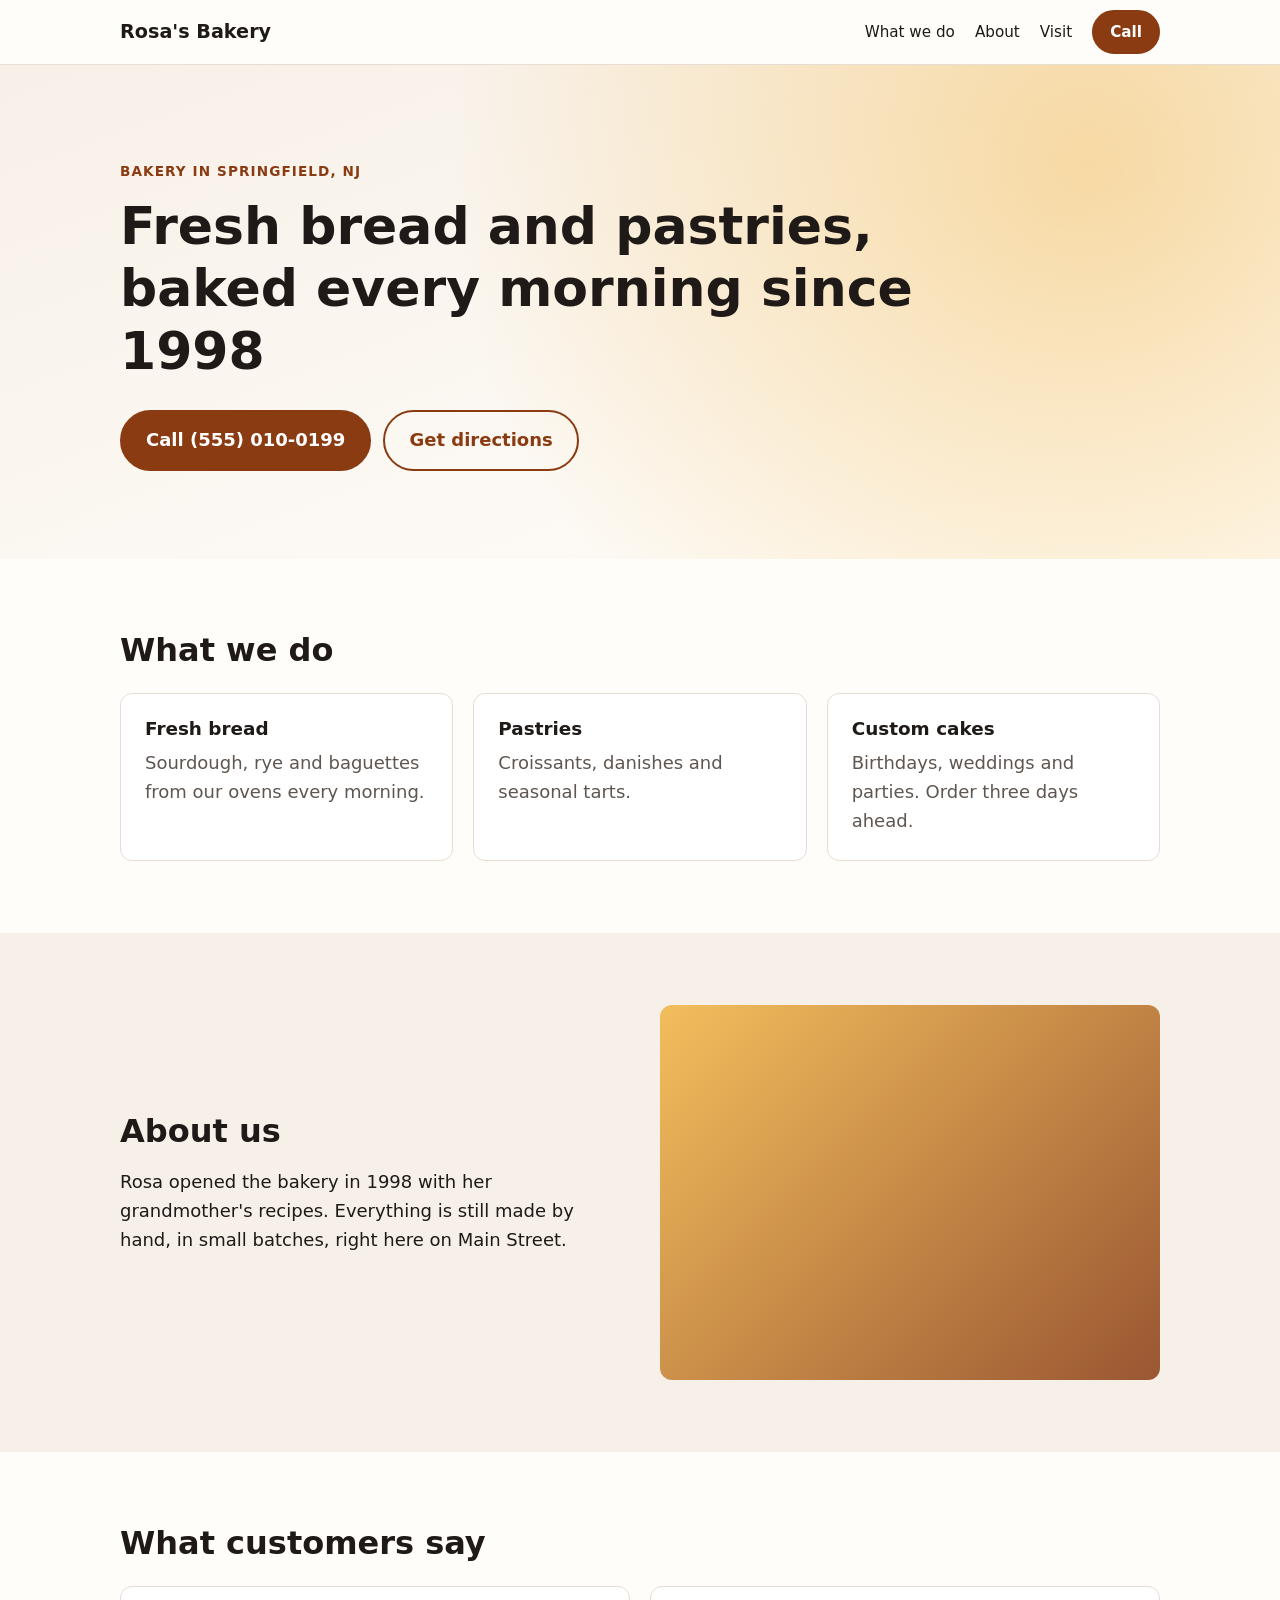
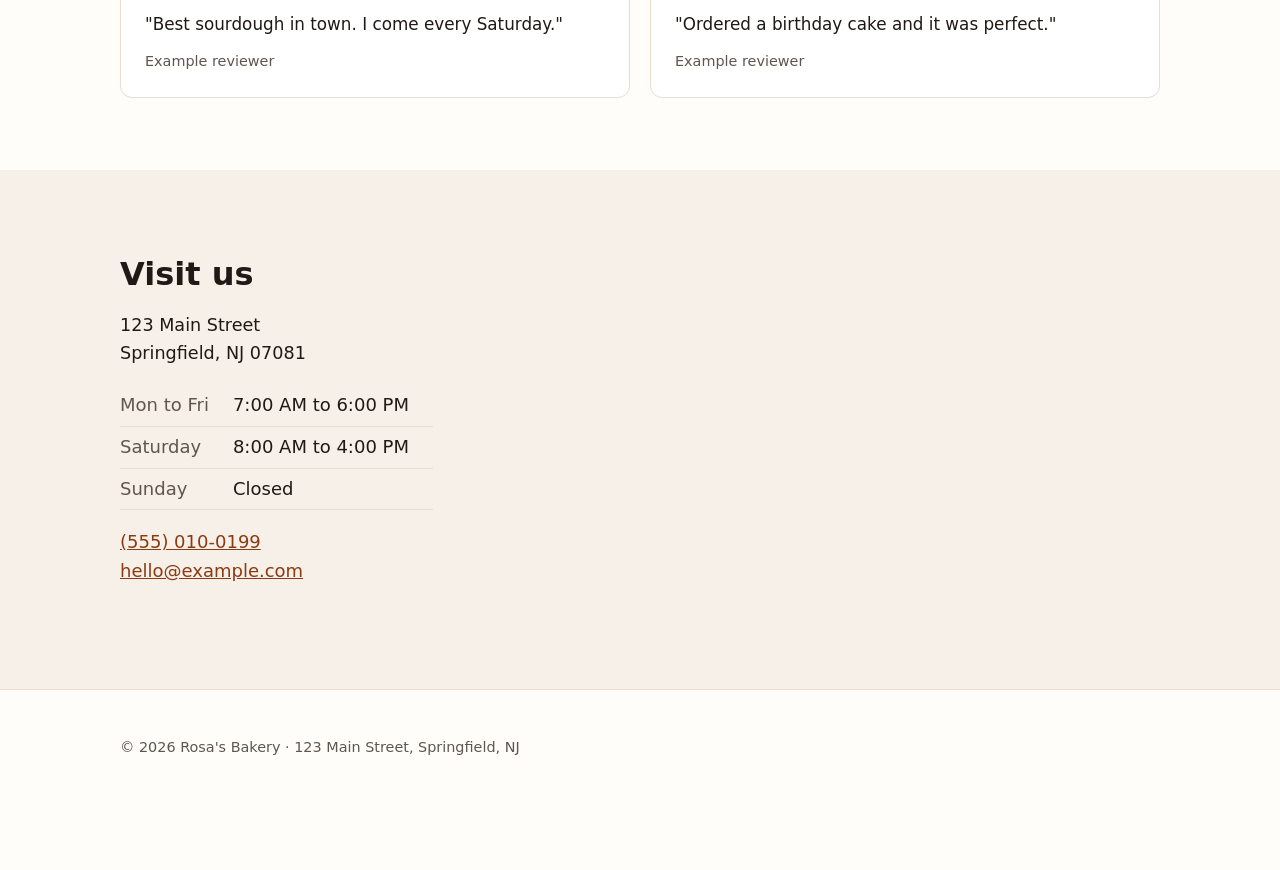
<file: index.html>
<!doctype html>
<html lang="en">
<head>
  <meta charset="utf-8">
  <meta name="viewport" content="width=device-width, initial-scale=1">
  <title>Rosa's Bakery | Fresh bread and pastries in Springfield, NJ</title>
  <meta name="description" content="Fresh bread, pastries and custom cakes baked every morning on Main Street in Springfield, NJ. Call (555) 010-0199.">
  <link rel="icon" href="assets/img/favicon.svg" type="image/svg+xml">
  <link rel="stylesheet" href="assets/css/site.css">
  <!-- Facts for Google search results. Keep in sync with business.json. -->
  <script type="application/ld+json">
  {
    "@context": "https://schema.org",
    "@type": "Bakery",
    "name": "Rosa's Bakery",
    "telephone": "+1-555-010-0199",
    "email": "hello@example.com",
    "address": {
      "@type": "PostalAddress",
      "streetAddress": "123 Main Street",
      "addressLocality": "Springfield",
      "addressRegion": "NJ",
      "postalCode": "07081",
      "addressCountry": "US"
    },
    "openingHours": ["Mo-Fr 07:00-18:00", "Sa 08:00-16:00"]
  }
  </script>
</head>
<body>
  <header class="site-header">
    <div class="wrap header-row">
      <a class="logo" href="#top">Rosa's Bakery</a>
      <nav class="nav">
        <a href="#services">What we do</a>
        <a href="#about">About</a>
        <a href="#visit">Visit</a>
        <a class="btn btn-small" href="tel:+15550100199">Call</a>
      </nav>
    </div>
  </header>

  <main id="top">
    <section class="hero">
      <div class="wrap">
        <p class="eyebrow">Bakery in Springfield, NJ</p>
        <h1>Fresh bread and pastries, baked every morning since 1998</h1>
        <div class="hero-actions">
          <a class="btn" href="tel:+15550100199">Call (555) 010-0199</a>
          <a class="btn btn-ghost" href="https://www.google.com/maps/search/?api=1&amp;query=123+Main+Street+Springfield+NJ+07081">Get directions</a>
        </div>
      </div>
    </section>

    <section id="services" class="section">
      <div class="wrap">
        <h2>What we do</h2>
        <div class="cards">
          <article class="card">
            <h3>Fresh bread</h3>
            <p>Sourdough, rye and baguettes from our ovens every morning.</p>
          </article>
          <article class="card">
            <h3>Pastries</h3>
            <p>Croissants, danishes and seasonal tarts.</p>
          </article>
          <article class="card">
            <h3>Custom cakes</h3>
            <p>Birthdays, weddings and parties. Order three days ahead.</p>
          </article>
        </div>
      </div>
    </section>

    <section id="about" class="section section-tint">
      <div class="wrap split">
        <div>
          <h2>About us</h2>
          <p>Rosa opened the bakery in 1998 with her grandmother's recipes. Everything is still made by hand, in small batches, right here on Main Street.</p>
        </div>
        <!-- PLACEHOLDER photo area. Replace with assets/img/photo-1.jpg once the client sends real photos. -->
        <div class="photo-placeholder" role="img" aria-label="Photo of the shop"></div>
      </div>
    </section>

    <section id="reviews" class="section">
      <div class="wrap">
        <h2>What customers say</h2>
        <!-- Only use real reviews the business has received (e.g. from their Google listing). Never invent them. -->
        <div class="cards">
          <blockquote class="card quote">
            <p>"Best sourdough in town. I come every Saturday."</p>
            <cite>Example reviewer</cite>
          </blockquote>
          <blockquote class="card quote">
            <p>"Ordered a birthday cake and it was perfect."</p>
            <cite>Example reviewer</cite>
          </blockquote>
        </div>
      </div>
    </section>

    <section id="visit" class="section section-tint">
      <div class="wrap split">
        <div>
          <h2>Visit us</h2>
          <p class="address">123 Main Street<br>Springfield, NJ 07081</p>
          <table class="hours">
            <tr><th>Mon to Fri</th><td>7:00 AM to 6:00 PM</td></tr>
            <tr><th>Saturday</th><td>8:00 AM to 4:00 PM</td></tr>
            <tr><th>Sunday</th><td>Closed</td></tr>
          </table>
          <p>
            <a href="tel:+15550100199">(555) 010-0199</a><br>
            <a href="mailto:hello@example.com">hello@example.com</a>
          </p>
        </div>
        <iframe class="map" title="Map to Rosa's Bakery" loading="lazy"
          src="https://www.google.com/maps?q=123+Main+Street+Springfield+NJ+07081&amp;output=embed"></iframe>
      </div>
    </section>
  </main>

  <footer class="site-footer">
    <div class="wrap">
      <p>&copy; <span id="year">2026</span> Rosa's Bakery &middot; 123 Main Street, Springfield, NJ</p>
    </div>
  </footer>

  <!-- Sticky call button on phones -->
  <a class="call-bar" href="tel:+15550100199">Call Rosa's Bakery</a>

  <script>document.getElementById('year').textContent = new Date().getFullYear();</script>
</body>
</html>
</file>
<file: assets/css/site.css>
/* One stylesheet for the whole site.
   To rebrand, change the two colours below to match business.json. */
:root {
  --brand: #8a3b12;
  --accent: #f2b544;
  --ink: #1f1a17;
  --muted: #5f5650;
  --bg: #fffdf9;
  --tint: #f7f0e8;
  --line: #e7ddd2;
  --radius: 12px;
  --font: system-ui, -apple-system, "Segoe UI", Roboto, Helvetica, Arial, sans-serif;
}

* { box-sizing: border-box; }
html { scroll-behavior: smooth; }
body {
  margin: 0;
  font-family: var(--font);
  font-size: 18px;
  line-height: 1.6;
  color: var(--ink);
  background: var(--bg);
}
img { max-width: 100%; display: block; }
a { color: var(--brand); }
h1, h2, h3 { line-height: 1.2; margin: 0 0 0.5em; }
h1 { font-size: clamp(2rem, 5vw, 3.25rem); }
h2 { font-size: clamp(1.5rem, 3vw, 2rem); }
h3 { font-size: 1.15rem; }

.wrap { max-width: 1080px; margin: 0 auto; padding: 0 20px; }

/* Header */
.site-header {
  position: sticky; top: 0; z-index: 10;
  background: rgba(255, 253, 249, 0.95);
  border-bottom: 1px solid var(--line);
  backdrop-filter: blur(6px);
}
.header-row { display: flex; align-items: center; justify-content: space-between; min-height: 64px; gap: 16px; }
.logo { font-weight: 700; font-size: 1.2rem; color: var(--ink); text-decoration: none; }
.nav { display: flex; align-items: center; gap: 20px; }
.nav a { color: var(--ink); text-decoration: none; font-size: 0.95rem; }
.nav a.btn { color: #fff; }

/* Buttons */
.btn {
  display: inline-block;
  background: var(--brand);
  color: #fff;
  padding: 14px 24px;
  border-radius: 999px;
  font-weight: 600;
  text-decoration: none;
  border: 2px solid var(--brand);
}
.btn:hover { filter: brightness(1.1); }
.btn-small { padding: 8px 16px; font-size: 0.9rem; }
.btn-ghost { background: transparent; color: var(--brand); }

/* Hero */
.hero {
  padding: 96px 0 88px;
  background:
    radial-gradient(circle at 85% 20%, color-mix(in srgb, var(--accent) 45%, transparent), transparent 55%),
    linear-gradient(160deg, var(--tint), var(--bg));
}
.hero h1 { max-width: 16em; }
.eyebrow { text-transform: uppercase; letter-spacing: 0.08em; font-size: 0.85rem; font-weight: 600; color: var(--brand); margin: 0 0 12px; }
.hero-actions { display: flex; flex-wrap: wrap; gap: 12px; margin-top: 28px; }

/* Sections */
.section { padding: 72px 0; }
.section-tint { background: var(--tint); }
.cards { display: grid; grid-template-columns: repeat(auto-fit, minmax(240px, 1fr)); gap: 20px; margin-top: 24px; }
.card {
  background: #fff;
  border: 1px solid var(--line);
  border-radius: var(--radius);
  padding: 24px;
  margin: 0;
}
.card p { margin: 0; color: var(--muted); }
.quote p { color: var(--ink); font-size: 1.05rem; }
.quote cite { display: block; margin-top: 12px; font-style: normal; color: var(--muted); font-size: 0.9rem; }

.split { display: grid; grid-template-columns: 1fr 1fr; gap: 40px; align-items: center; }
.photo-placeholder {
  aspect-ratio: 4 / 3;
  border-radius: var(--radius);
  background: linear-gradient(135deg, var(--accent), var(--brand));
  opacity: 0.85;
}
.address { font-size: 1.1rem; }
.hours { border-collapse: collapse; margin: 16px 0; }
.hours th, .hours td { text-align: left; padding: 6px 24px 6px 0; border-bottom: 1px solid var(--line); font-weight: normal; }
.hours th { color: var(--muted); }
.map { width: 100%; aspect-ratio: 4 / 3; border: 0; border-radius: var(--radius); }

/* Footer */
.site-footer { padding: 32px 0 96px; color: var(--muted); font-size: 0.9rem; border-top: 1px solid var(--line); }

/* Sticky call bar, phones only */
.call-bar { display: none; }

@media (max-width: 720px) {
  body { font-size: 17px; }
  .nav a:not(.btn) { display: none; }
  .hero { padding: 64px 0 56px; }
  .section { padding: 56px 0; }
  .split { grid-template-columns: 1fr; }
  .call-bar {
    display: block;
    position: fixed; left: 12px; right: 12px; bottom: 12px; z-index: 20;
    background: var(--brand); color: #fff;
    text-align: center; font-weight: 700; text-decoration: none;
    padding: 16px; border-radius: 999px;
    box-shadow: 0 6px 20px rgba(0, 0, 0, 0.2);
  }
}
</file>
